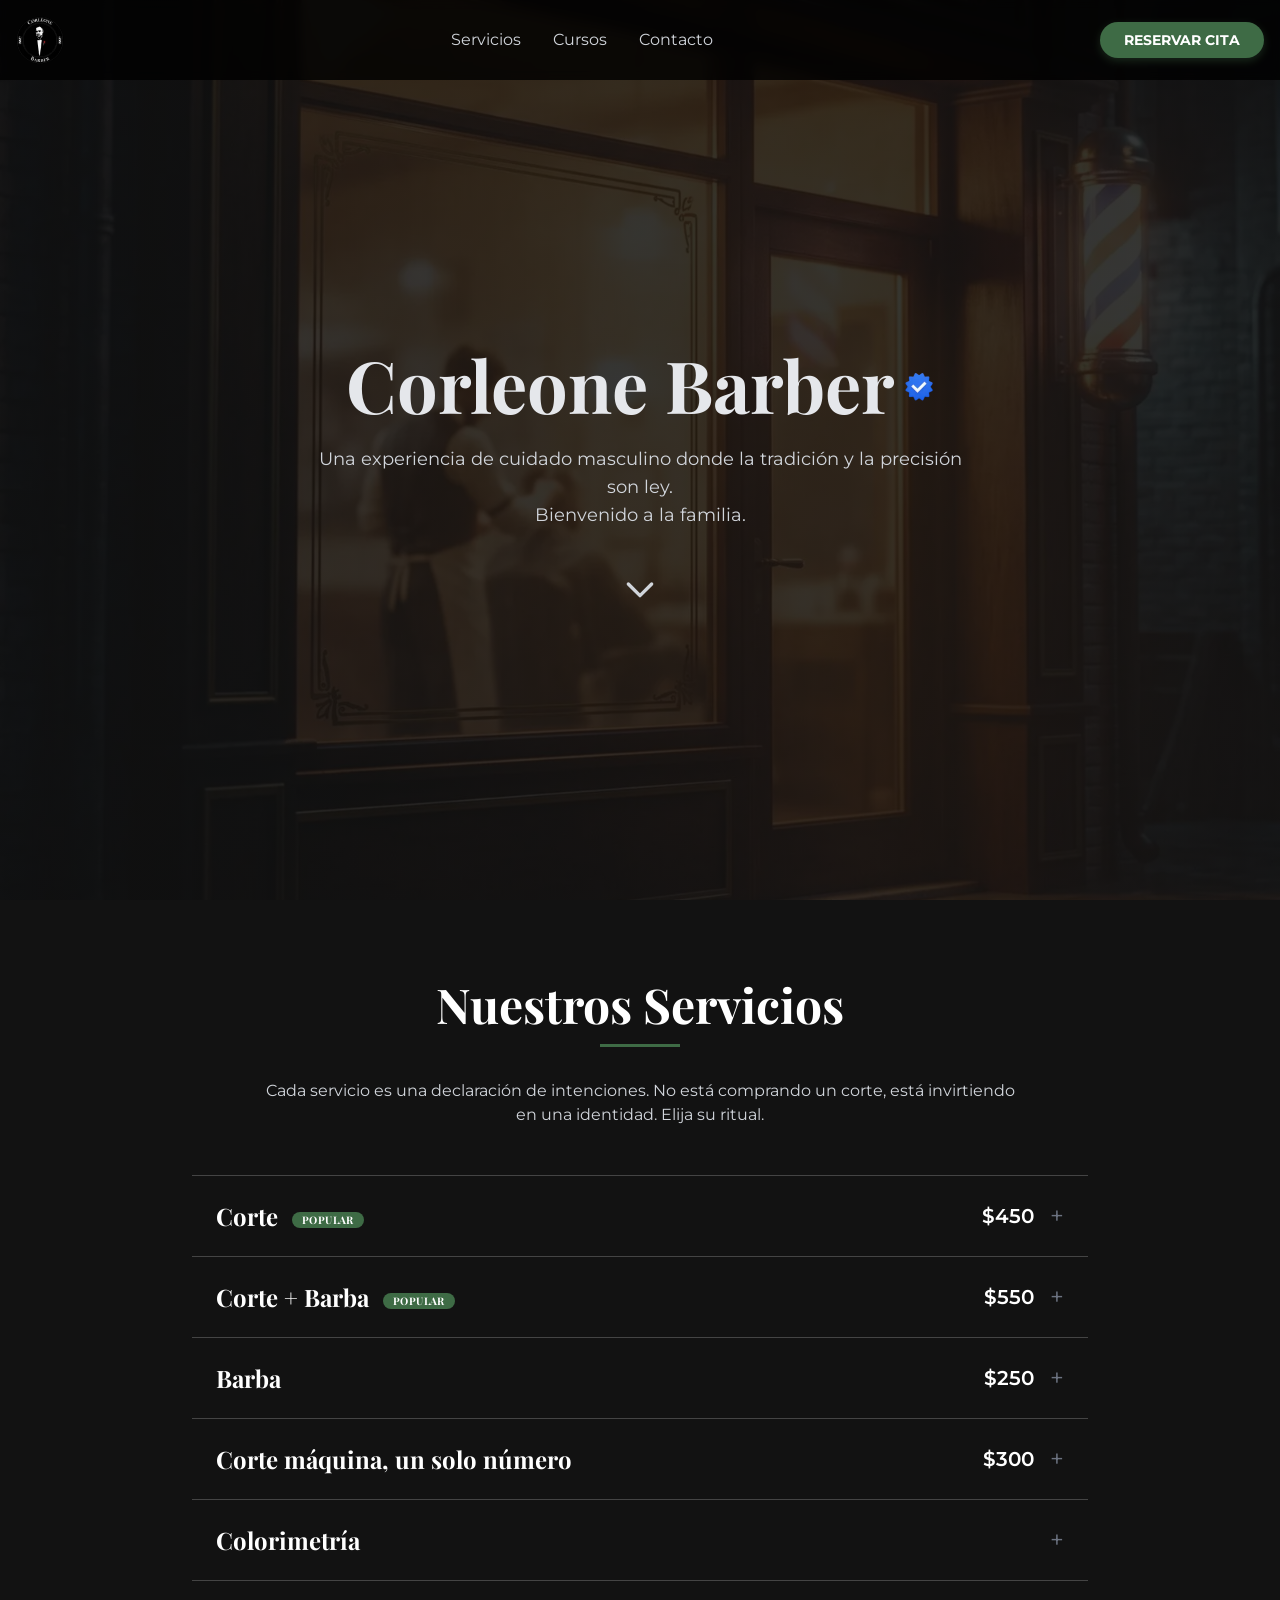
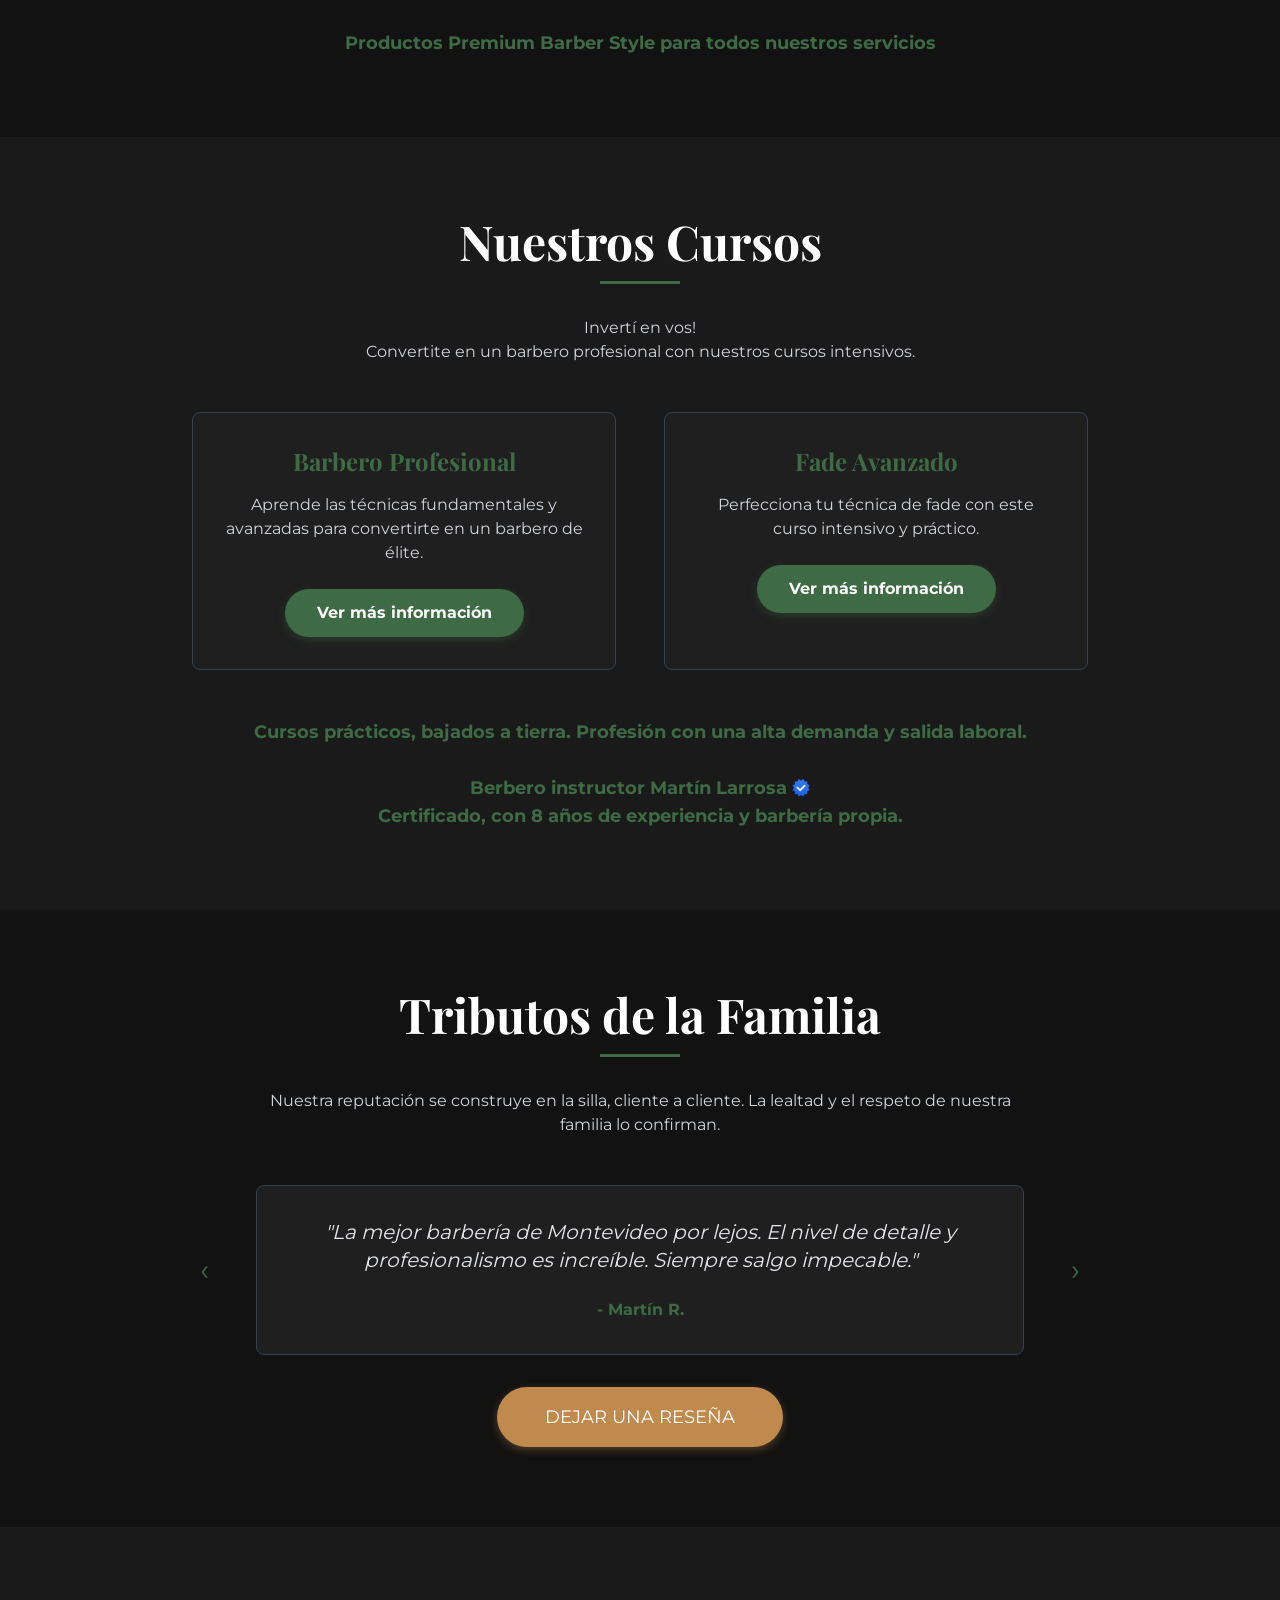
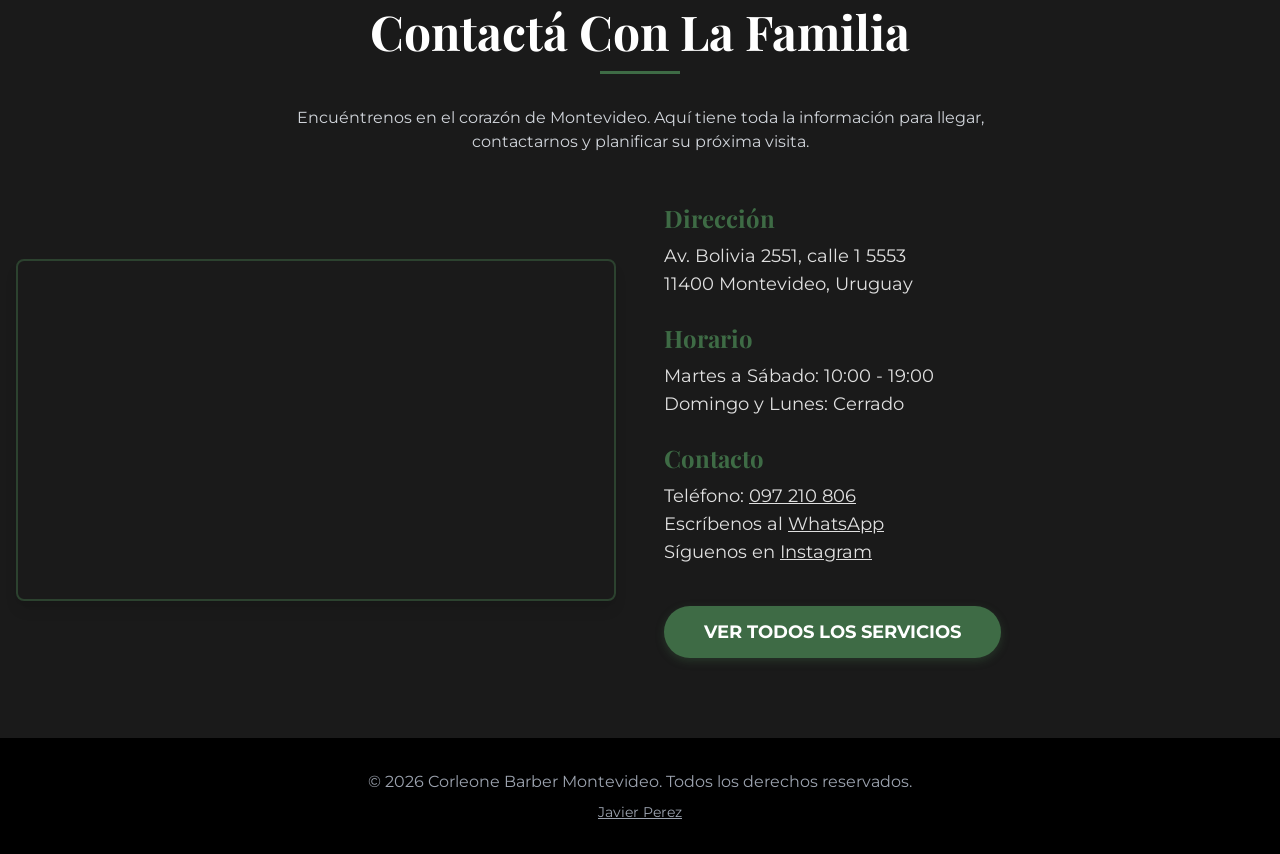
<file: index.html>
<!DOCTYPE html>
<html lang="es" class="scroll-smooth">
<head>
    <meta charset="UTF-8">
    <meta name="viewport" content="width=device-width, initial-scale=1.0">
    <link rel="canonical" href="https://corleoneuy.com">
    <meta name="description" content="Barbería en Montevideo - Corte de pelo y barba profesional en Av. Bolivia. Corleone Barber, el padrino de las barberías. ¡Reservá tu cita!">
    <title>Corleone Barber Montevideo - El Padrino de las Barberías</title>
    <link rel="icon" href="assets/logo-96.webp" type="image/webp">
    <meta property="og:type" content="website">
    <meta property="og:title" content="Corleone Barber Montevideo - El Padrino de las Barberías">
    <meta property="og:description" content="Barbería en Montevideo - Corte de pelo y barba profesional en Av. Bolivia. Corleone Barber, el padrino de las barberías. ¡Reservá tu cita!">
    <meta property="og:image" content="https://corleoneuy.com/assets/logo.webp">
    <meta property="og:url" content="https://corleoneuy.com">
    <meta property="og:locale" content="es_UY">
    <link rel="preload" as="font" type="font/woff2" href="assets/fonts/montserrat-latin.woff2" crossorigin>
    <link rel="preload" as="font" type="font/woff2" href="assets/fonts/playfair-display-latin.woff2" crossorigin>
    <link rel="preload" as="image" href="assets/hero-800.webp" media="(max-width: 800px)" fetchpriority="high">
    <link rel="preload" as="image" href="assets/hero.webp" media="(min-width: 801px)" fetchpriority="high">
    <link rel="stylesheet" href="style.css">
    <link rel="stylesheet" href="assets/tailwind.css">
    <!-- Google tag (gtag.js) -->
    <script>
      window.dataLayer = window.dataLayer || [];
      function gtag(){dataLayer.push(arguments);}
      gtag('js', new Date());
    
      gtag('config', 'G-DNKLJCYS4N');
      // gtag.js (178 KB) se baja 2 s después de la carga: si no, se ejecuta
      // antes del primer pintado en celulares lentos. Los eventos ya quedan en
      // dataLayer y se envían cuando llega.
      window.addEventListener('load', function () {
        setTimeout(function () {
          var s = document.createElement('script');
          s.async = true;
          s.src = 'https://www.googletagmanager.com/gtag/js?id=G-DNKLJCYS4N';
          document.head.appendChild(s);
        }, 2000);
      });
    </script>
    <!-- JSON-LD Schema para LocalBusiness -->
    <script type="application/ld+json">
    {
      "@context": "https://schema.org",
      "@type": "BarberShop",
      "name": "Corleone Barber Montevideo",
      "image": "https://corleoneuy.com/assets/logo.webp",
      "description": "El Padrino de las Barberías - Barbería premium en Montevideo especializada en cortes clásicos y modernos",
      "@id": "https://corleoneuy.com",
      "url": "https://corleoneuy.com",
      "telephone": "+59897210806",
      "priceRange": "$$",
      "address": {
        "@type": "PostalAddress",
        "streetAddress": "Av. Bolivia 2551",
        "addressLocality": "Montevideo",
        "addressRegion": "Montevideo",
        "postalCode": "11600",
        "addressCountry": "UY"
      },
      "geo": {
        "@type": "GeoCoordinates",
        "latitude": -34.8919,
        "longitude": -56.1646
      },
      "openingHoursSpecification": [
        {
          "@type": "OpeningHoursSpecification",
          "dayOfWeek": [
            "Tuesday",
            "Wednesday",
            "Thursday",
            "Friday",
            "Saturday"
          ],
          "opens": "10:00",
          "closes": "19:00"
        }
      ],
      "sameAs": [
        "https://www.instagram.com/corleone.uy/"
      ]
    }
    </script>
</head>
<body class="antialiased">
    <header id="header" class="bg-black/80 backdrop-blur-sm p-4 fixed top-0 left-0 right-0 z-50 transition-shadow duration-300">
        <div class="container mx-auto flex justify-between items-center">
            <a href="#inicio">
                <img src="assets/logo-96.webp" alt="Corleone Barber Montevideo" class="h-12" width="48" height="48">
            </a>
            <nav class="hidden md:flex space-x-8">
                <a href="#servicios" class="nav-link text-gray-300 hover:text-white">Servicios</a>
                <a href="#cursos" class="nav-link text-gray-300 hover:text-white">Cursos</a>
                <a href="#contacto" class="nav-link text-gray-300 hover:text-white">Contacto</a>
            </nav>
            <a href="https://corleoneuy.setmore.com" target="_blank" class="hidden md:inline-block btn-gold px-6 py-2 text-sm">RESERVAR CITA</a>
            <button id="mobile-menu-button" class="md:hidden text-white text-2xl z-50" aria-label="Abrir menú">
                ☰
            </button>
        </div>
        <div id="mobile-menu" class="hidden md:hidden absolute top-0 left-0 w-full h-screen bg-[#121212] flex flex-col items-center justify-center space-y-8 text-xl">
            <a href="#servicios" class="nav-link mobile-nav-link text-gray-300 hover:text-white">Servicios</a>
            <a href="#cursos" class="nav-link mobile-nav-link text-gray-300 hover:text-white">Cursos</a>
            <a href="#contacto" class="nav-link mobile-nav-link text-gray-300 hover:text-white">Contacto</a>
            <a href="https://corleoneuy.setmore.com" target="_blank" class="btn-gold px-8 py-3 mt-8">RESERVAR CITA</a>
            <a href="https://api.whatsapp.com/send?phone=59897210806&text=Hola" target="_blank" class="btn-gold px-8 py-3 mt-4" aria-label="Contactar por WhatsApp">WHATSAPP</a>
        </div>
    </header>

    <main>
        <section id="inicio" class="hero-bg min-h-screen flex items-center justify-center text-center text-white pt-16">
            <div class="container mx-auto px-4">
                <h1 class="text-4xl md:text-6xl lg:text-7xl font-bold text-gray-200 inline-flex items-center">Corleone Barber <img src="assets/verificado.webp" alt="" class="h-8 w-8 ml-2 translate-y-[3px]" width="32" height="32"></h1>
                <p class="max-w-2xl mx-auto mt-6 text-lg text-gray-300">
                    Una experiencia de cuidado masculino donde la tradición y la precisión son ley.<br>Bienvenido a la familia.
                </p>
                <a href="#servicios" class="mt-10 inline-block text-gray-300 animate-bounce">
                    <svg xmlns="http://www.w3.org/2000/svg" class="h-10 w-10" fill="none" viewBox="0 0 24 24" stroke="currentColor">
                        <path stroke-linecap="round" stroke-linejoin="round" stroke-width="2" d="M19 9l-7 7-7-7" />
                    </svg>
                </a>
            </div>
        </section>
        <section id="servicios" class="py-20">
            <div class="container mx-auto px-4">
                <h2 class="text-4xl md:text-5xl font-bold text-white text-center section-title">Nuestros Servicios</h2>
                <p class="max-w-3xl mx-auto mt-8 text-gray-300 text-center mb-12">
                    Cada servicio es una declaración de intenciones. No está comprando un corte, está invirtiendo en una identidad. Elija su ritual.
                </p>
                <div id="services-list" class="max-w-4xl mx-auto border-t border-[#444]">
                </div>
                <p class="text-center text-lg text-[#3E6B45] mt-12 font-bold">Productos Premium Barber Style para todos nuestros servicios</p>
            </div>
        </section>
        <section id="cursos" class="py-20 bg-[#1a1a1a]">
            <div class="container mx-auto px-4">
                <h2 class="text-4xl md:text-5xl font-bold text-white text-center section-title">Nuestros Cursos</h2>
                <p class="max-w-3xl mx-auto mt-8 text-gray-300 text-center mb-12">
                    Invertí en vos!<br>Convertite en un barbero profesional con nuestros cursos intensivos.
                </p>
                <div class="grid md:grid-cols-2 gap-12 max-w-4xl mx-auto">
                    <div class="bg-[#1f1f1f] p-8 rounded-lg border border-gray-700 text-center">
                        <h3 class="text-2xl font-bold text-[#3E6B45] mb-4">Barbero Profesional</h3>
                        <p class="text-gray-300 mb-6">Aprende las técnicas fundamentales y avanzadas para convertirte en un barbero de élite.</p>
                        <a href="curso/landing.html" class="btn-gold px-8 py-3 inline-block">Ver más información</a>
                    </div>
                    <div class="bg-[#1f1f1f] p-8 rounded-lg border border-gray-700 text-center">
                        <h3 class="text-2xl font-bold text-[#3E6B45] mb-4">Fade Avanzado</h3>
                        <p class="text-gray-300 mb-6">Perfecciona tu técnica de fade con este curso intensivo y práctico.</p>
                        <a href="https://mpago.la/1pghj8D" target="_blank" rel="noopener noreferrer" class="btn-gold px-8 py-3 inline-block">Ver más información</a>
                    </div>
                </div>
                <p class="text-center text-lg text-[#3E6B45] mt-12 font-bold">Cursos prácticos, bajados a tierra. Profesión con una alta demanda y salida laboral.<br><br>Berbero instructor <span class="inline-flex items-center">Martín Larrosa <img src="assets/verificado.webp" alt="" class="h-5 w-5 ml-1" width="20" height="20"></span><br>Certificado, con 8 años de experiencia y barbería propia.</p>
            </div>
        </section>
        <section id="testimonios" class="py-20">
            <div class="container mx-auto px-4">
                 <h2 class="text-4xl md:text-5xl font-bold text-white text-center section-title">Tributos de la Familia</h2>
                 <p class="max-w-3xl mx-auto mt-8 text-gray-300 text-center mb-12">
                    Nuestra reputación se construye en la silla, cliente a cliente. La lealtad y el respeto de nuestra familia lo confirman.
                </p>
                <div class="relative max-w-3xl mx-auto">
                    <div id="testimonial-container" class="overflow-hidden">
                    </div>
                    <button id="prev-testimonial" class="absolute top-1/2 -translate-y-1/2 left-0 md:-left-16 text-3xl text-[#3E6B45] p-2" aria-label="Testimonio anterior">‹</button>
                    <button id="next-testimonial" class="absolute top-1/2 -translate-y-1/2 right-0 md:-right-16 text-3xl text-[#3E6B45] p-2" aria-label="Siguiente testimonio">›</button>
                </div>
                <div class="text-center mt-8">
                    <a href="https://forms.gle/Szv3eMTr4dfVCZwg6" target="_blank" class="btn-review px-12 py-4 inline-block text-lg">DEJAR UNA RESEÑA</a>
                </div>
            </div>
        </section>

        <section id="contacto" class="py-20 bg-[#1a1a1a]">
            <div class="container mx-auto px-4">
                <h2 class="text-4xl md:text-5xl font-bold text-white text-center section-title">Contactá Con La Familia</h2>
                <p class="max-w-3xl mx-auto mt-8 text-gray-300 text-center mb-12">
                    Encuéntrenos en el corazón de Montevideo. Aquí tiene toda la información para llegar, contactarnos y planificar su próxima visita.
                </p>
                <div class="grid md:grid-cols-2 gap-12 items-center">
                    <div>
                        <div class="map-responsive rounded-lg shadow-lg w-full h-auto object-cover border-2 border-[#3E6B45]/50 hover:border-[#3E6B45] transition-all duration-300">
                            <iframe data-src="https://www.google.com/maps/embed?pb=!1m18!1m12!1m3!1d3273.21810544302!2d-56.09767432326729!3d-34.8758690719238!2m3!1f0!2f0!3f0!3m2!1i1024!2i768!4f13.1!3m3!1m2!1s0x959f8716f6ae1f4b%3A0xc3c099cf553c2e8e!2sCorleone%20Barber!5e0!3m2!1ses-419!2suy!4v1757640201664!5m2!1ses-419!2suy" width="400" height="300" style="border:0;" allowfullscreen="" loading="lazy" referrerpolicy="no-referrer-when-downgrade"></iframe>
                        </div>
                    </div>
                    <div class="text-lg">
                        <div class="mb-6">
                            <h3 class="text-2xl font-bold text-[#3E6B45] mb-2">Dirección</h3>
                            <p>Av. Bolivia 2551, calle 1 5553</p>
                            <p>11400 Montevideo, Uruguay</p>
                        </div>
                        <div class="mb-6">
                            <h3 class="text-2xl font-bold text-[#3E6B45] mb-2">Horario</h3>
                            <p>Martes a Sábado: 10:00 - 19:00</p>
                            <p>Domingo y Lunes: Cerrado</p>
                        </div>
                        <div class="mb-6">
                            <h3 class="text-2xl font-bold text-[#3E6B45] mb-2">Contacto</h3>
                            <p>Teléfono: <a href="tel:097210806" class="hover:text-white underline" aria-label="Llamar a Corleone Barber">097 210 806</a></p>
                            <p>Escríbenos al <a href="https://api.whatsapp.com/send?phone=59897210806&text=Hola" target="_blank" class="hover:text-white underline" aria-label="Contactar por WhatsApp">WhatsApp</a></p>
                            <p>Síguenos en <a href="https://www.instagram.com/corleone.uy/" target="_blank" class="hover:text-white underline" aria-label="Seguir en Instagram">Instagram</a></p>
                        </div>
                        <a href="https://corleoneuy.setmore.com/" target="_blank" class="btn-gold px-10 py-3 mt-4 inline-block">
                           VER TODOS LOS SERVICIOS
                        </a>
                    </div>
                </div>
            </div>
        </section>
    </main>
    <footer class="bg-black py-8">
        <div class="container mx-auto text-center text-gray-400">
            <p>&copy; <span id="year"></span> Corleone Barber Montevideo. Todos los derechos reservados.</p>
            <p class="text-sm mt-2"><a href="https://jperez.pages.dev/" target="_blank" rel="noopener noreferrer" class="hover:text-white underline">Javier Perez</a></p>
        </div>
    </footer>

    <script src="script.js"></script>
</body>
</html>
</file>
<file: style.css>
/* Fuentes alojadas en el sitio (antes Google Fonts): latin, variables. */
@font-face { font-family: 'Montserrat'; font-style: normal; font-weight: 400 700; font-display: swap; src: url('assets/fonts/montserrat-latin.woff2') format('woff2'); unicode-range: U+0000-00FF, U+0131, U+0152-0153, U+02BB-02BC, U+02C6, U+02DA, U+02DC, U+0304, U+0308, U+0329, U+2000-206F, U+20AC, U+2122, U+2191, U+2193, U+2212, U+2215, U+FEFF, U+FFFD; }
@font-face { font-family: 'Playfair Display'; font-style: normal; font-weight: 700 900; font-display: swap; src: url('assets/fonts/playfair-display-latin.woff2') format('woff2'); unicode-range: U+0000-00FF, U+0131, U+0152-0153, U+02BB-02BC, U+02C6, U+02DA, U+02DC, U+0304, U+0308, U+0329, U+2000-206F, U+20AC, U+2122, U+2191, U+2193, U+2212, U+2215, U+FEFF, U+FFFD; }
body {
            background-color: #121212;
            color: #E0E0E0;
            font-family: 'Montserrat', sans-serif;
        }
        h1, h2, h3 {
            font-family: 'Playfair Display', serif;
        }
        .hero-bg {
            background-image: linear-gradient(rgba(18, 18, 18, 0.85), rgba(18, 18, 18, 0.85)), url('assets/hero.webp');
            background-size: cover;
            background-position: center;
            background-attachment: fixed;
        }
        @media (max-width: 800px) {
            .hero-bg {
                background-image: linear-gradient(rgba(18, 18, 18, 0.85), rgba(18, 18, 18, 0.85)), url('assets/hero-800.webp');
            }
        }
        @media (max-width: 768px), (hover: none) {
            .hero-bg {
                background-attachment: scroll;
            }
        }
        .btn-gold {
            background-color: #3E6B45;
            color: #FFFFFF;
            transition: all 0.15s ease;
            font-weight: 700;
            border-radius: 999px;
            box-shadow: 0 3px 8px rgba(62, 107, 69, 0.35);
        }
        .btn-gold:hover {
            background-color: #5C8F63;
            transform: translateY(-2px);
            box-shadow: 0 6px 16px rgba(62, 107, 69, 0.4);
        }
        .btn-gold:active {
            transform: scale(0.96);
            box-shadow: 0 2px 6px rgba(62, 107, 69, 0.35);
        }
        .btn-gold:focus-visible {
            outline: 2px solid #7DB689;
            outline-offset: 3px;
        }
        .nav-link {
            position: relative;
            transition: color 0.3s ease;
        }
        .nav-link::after {
            content: '';
            position: absolute;
            width: 0;
            height: 2px;
            bottom: -4px;
            left: 50%;
            transform: translateX(-50%);
            background-color: #3E6B45;
            transition: width 0.3s ease;
        }
        .nav-link:hover::after, .nav-link.active::after {
            width: 100%;
        }
        .section-title::after {
            content: '';
            display: block;
            width: 80px;
            height: 3px;
            background-color: #3E6B45;
            margin: 1rem auto 0;
        }
        .service-item {
            border-bottom: 1px solid #444;
            transition: background-color 0.3s ease;
        }
        .service-item:hover {
            background-color: rgba(212, 175, 55, 0.05);
        }
        .gallery-item {
            transition: transform 0.3s ease, opacity 0.3s ease;
        }
        .gallery-item.hidden {
            transform: scale(0.9);
            opacity: 0;
            width: 0;
            height: 0;
            padding: 0;
            margin: 0;
            overflow: hidden;
        }
        .testimonial-card {
            background-color: #1f1f1f;
        }

.map-responsive {
    overflow: hidden;
    padding-bottom: 56.25%; /* 16:9 aspect ratio */
    position: relative;
    height: 0;
    box-sizing: border-box;
    max-width: 100%;
}

.map-responsive iframe {
    left: 0;
    top: 0;
    height: 100%;
    width: 100%;
    position: absolute;
}

.btn-review {
    background-color: #C08A4E;
    color: #FFFFFF;
    transition: all 0.15s ease;
    border-radius: 999px;
    box-shadow: 0 3px 8px rgba(192, 138, 78, 0.35);
}

.btn-review:hover {
    background-color: #CE9E6C;
    transform: translateY(-2px);
    box-shadow: 0 6px 16px rgba(192, 138, 78, 0.4);
}

.btn-review:active {
    transform: scale(0.96);
    box-shadow: 0 2px 6px rgba(192, 138, 78, 0.35);
}

.btn-review:focus-visible {
    outline: 2px solid #E0A868;
    outline-offset: 3px;
}

.popular-badge {
    display: inline-block;
    margin-left: 8px;
    padding: 1px 10px;
    font-size: 0.65rem;
    line-height: 1.4;
    font-weight: 700;
    letter-spacing: 0.04em;
    text-transform: uppercase;
    color: #FFFFFF;
    background-color: #3E6B45;
    border-radius: 999px;
    vertical-align: middle;
}
</file>
